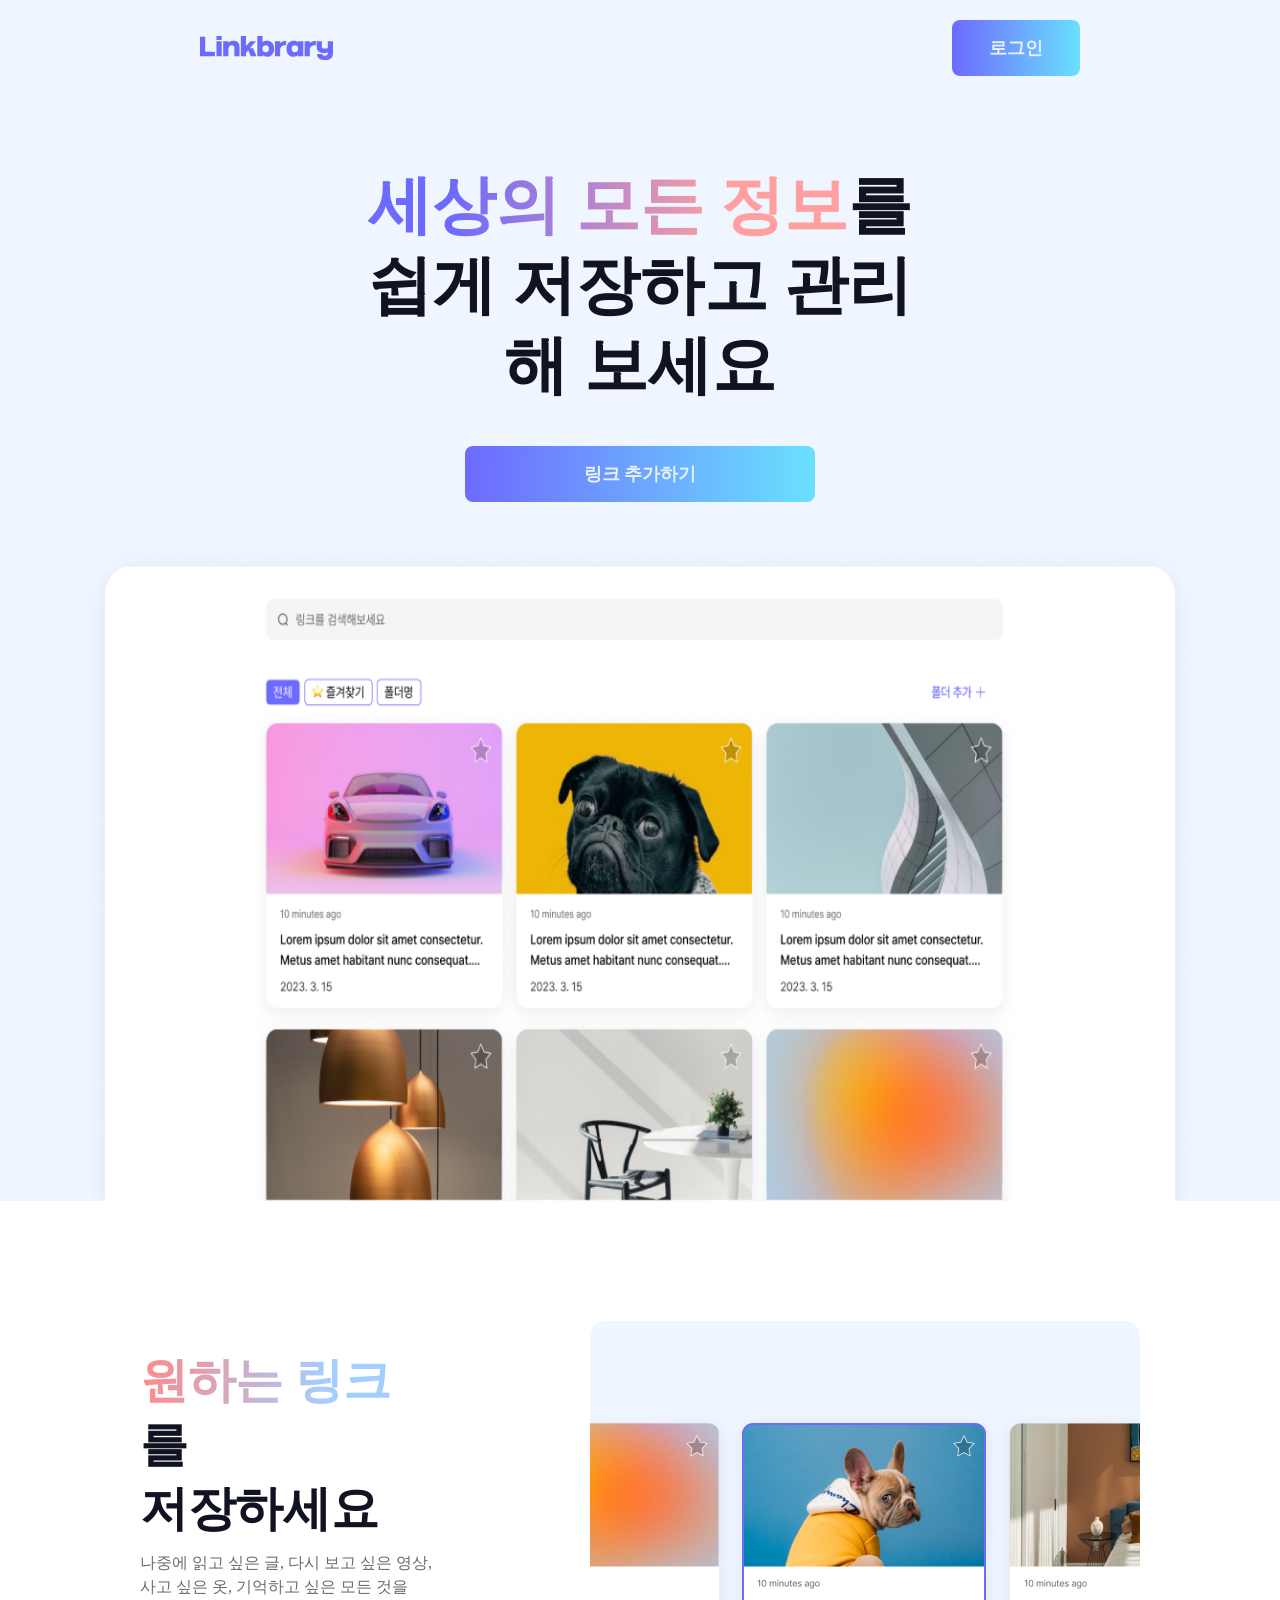
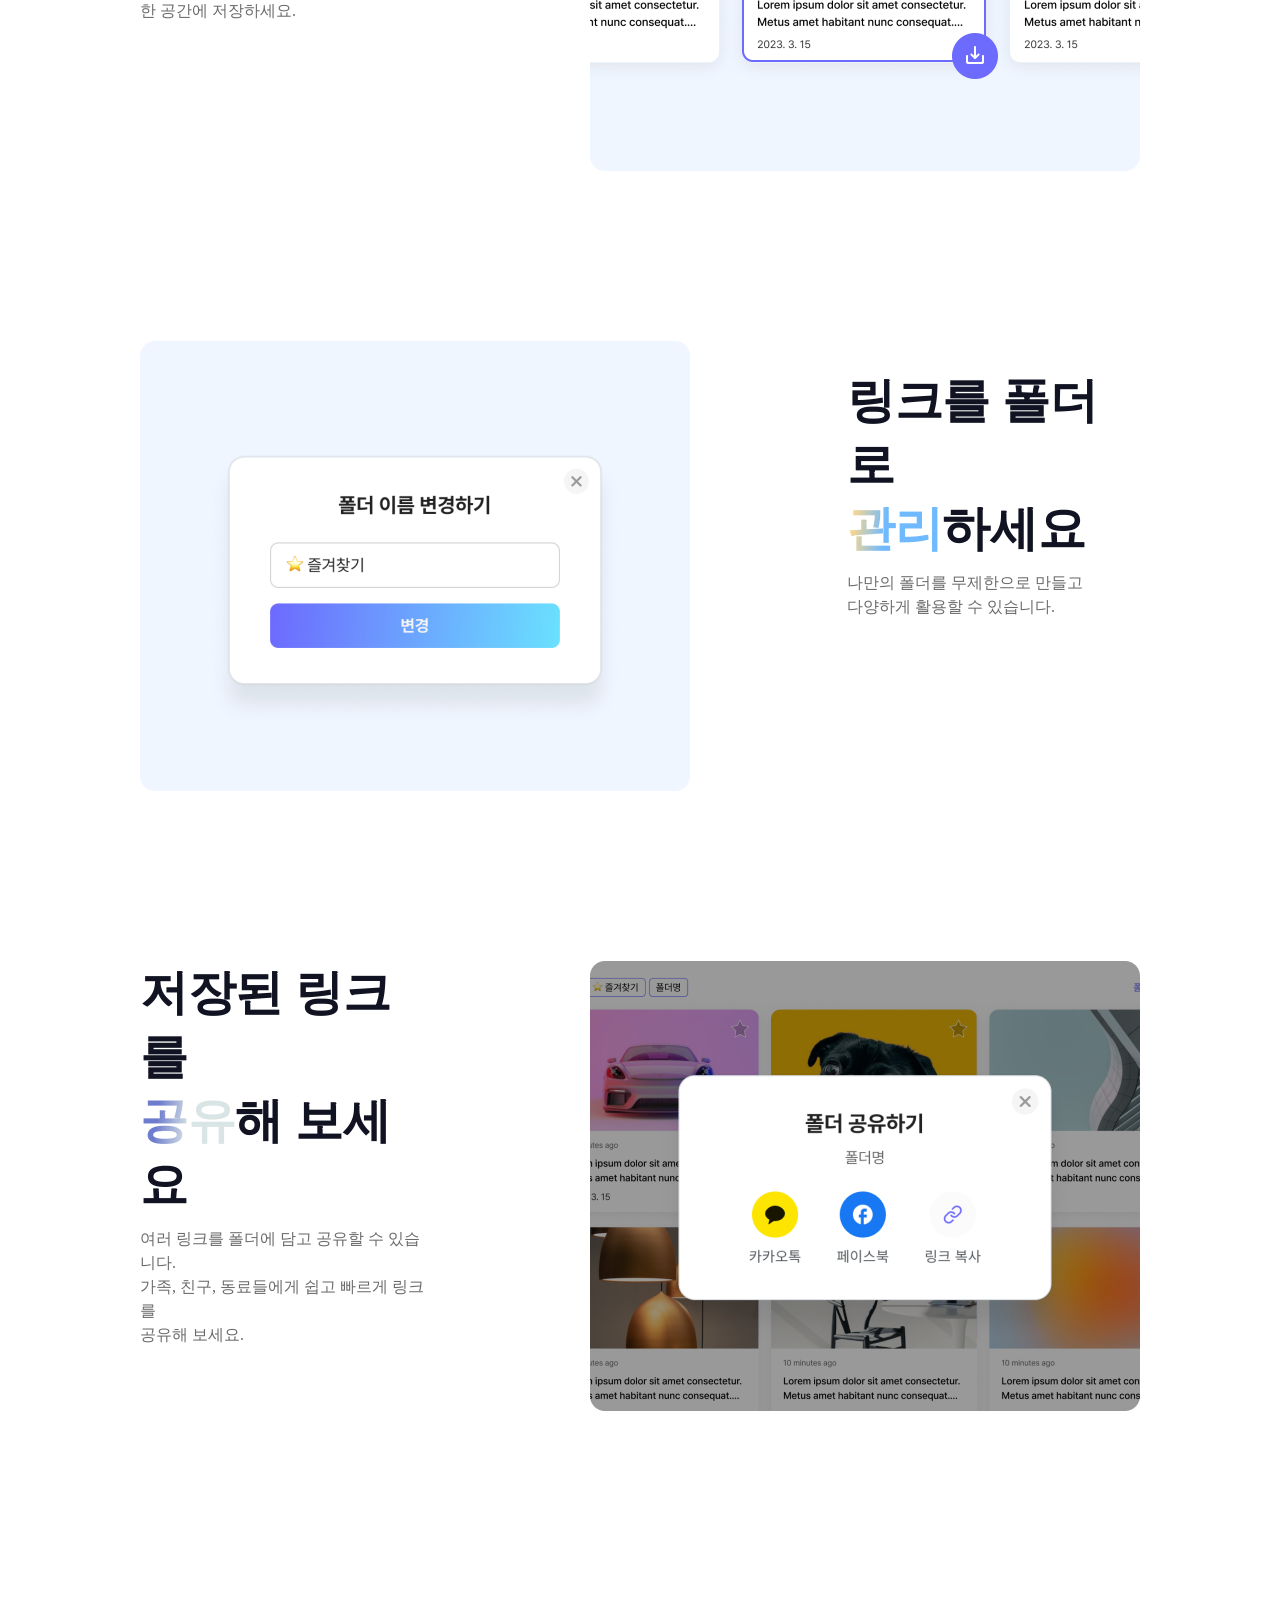
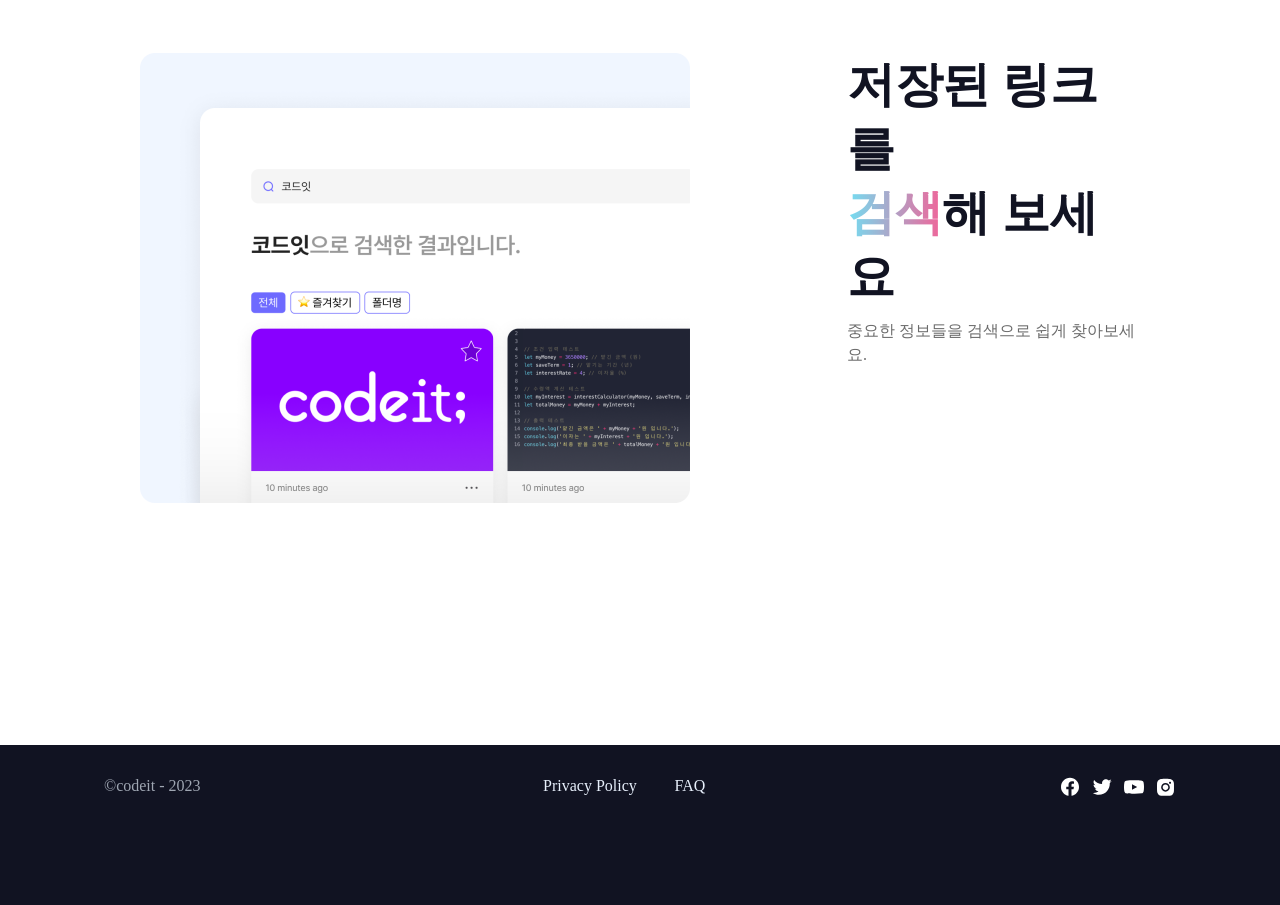
<file: index.html>
<!DOCTYPE html>
<html lang="en">
  <head>
    <meta charset="UTF-8" />
    <meta name="viewport" content="width=device-width, initial-scale=1.0" />
    <meta name="twitter:card" content="summary_large_image" />
    <meta name="twitter:image" content="./images/rayer.png" />
    <meta name="twitter:title" content="Linkbrary" />
    <meta name="twitter:description" content="세상의 모든 정보를 쉽게 저장하고 관리해 보세요" />
    <title>Linkbrary</title>
    <link rel="preconnect" href="https://fonts.googleapis.com" />
    <link rel="preconnect" href="https://fonts.gstatic.com" crossorigin />
    <link
      href="https://fonts.googleapis.com/css2?family=Noto+Sans+KR:wght@400;700&family=Poppins:wght@400;700&display=swap"
      rel="stylesheet"
    />
    <link rel="stylesheet" href="./src/landing.css" />
  </head>
  <body>
    <header>
      <div class="header-container">
        <a id="logo" href="index.html"><img src="./images/logo.svg" alt="linkbary-로고" /></a>
        <a href="./signin.html" class="login">로그인</a>
      </div>
    </header>
    <main>
      <section class="headline">
        <div class="headline-title">
          <span class="title-em">세상의 모든 정보</span>를<br />
          쉽게 저장하고 관리해 보세요
        </div>
        <a href="./signup.html" class="signup">링크 추가하기</a>
        <img src="images/rayer.png" alt="사진레이어" class="image-rayer" />
      </section>
      <section class="description">
        <div class="description-container">
          <div class="description-title">
            <span>
              <span class="title-em">원하는 링크</span>를<br />
              저장하세요<br />
            </span>
          </div>
          <span class="description-content">
            나중에 읽고 싶은 글, 다시 보고 싶은 영상,<br />
            사고 싶은 옷, 기억하고 싶은 모든 것을<br />
            한 공간에 저장하세요.
          </span>
          <img src="./images/image1.png" class="content-image" alt="링크의 내용이 담긴 카드들" />
        </div>
      </section>

      <section class="description reverse">
        <div class="description-container">
          <div class="description-title">
            <span>
              링크를 폴더로<br />
              <span class="title-em yellow">관리</span>하세요
            </span>
          </div>
          <span class="description-content">
            나만의 폴더를 무제한으로 만들고<br />
            다양하게 활용할 수 있습니다.
          </span>
          <img src="./images/image2.png" class="content-image" alt="폴더 이름 변경 기능" />
        </div>
      </section>

      <section class="description">
        <div class="description-container">
          <div class="description-title">
            <span>
              저장된 링크를<br />
              <span class="title-em blue">공유</span>해 보세요
            </span>
          </div>

          <span class="description-content">
            여러 링크를 폴더에 담고 공유할 수 있습니다.<br />
            가족, 친구, 동료들에게 쉽고 빠르게 링크를<br />
            공유해 보세요.
          </span>
          <img src="./images/image3.png" class="content-image" alt="폴더 공유 기능" />
        </div>
      </section>

      <section class="description reverse">
        <div class="description-container">
          <div class="description-title">
            <span>
              저장된 링크를<br />
              <span class="title-em rightblue">검색</span>해 보세요
            </span>
          </div>
          <span class="description-content"> 중요한 정보들을 검색으로 쉽게 찾아보세요. </span>
          <img src="./images/image4.png" class="content-image" alt="링크 검색 기능" />
        </div>
      </section>
    </main>
    <footer>
      <div class="footer-container">
        <div class="copyright">©codeit - 2023</div>
        <div class="sub-pages">
          <span class="sub-page"><a href="./privacy.html">Privacy Policy</a></span>
          <span class="sub-page"><a href="./faq.html">FAQ</a></span>
        </div>
        <div class="sns">
          <a href="https://www.naver.com" target="_blank">
            <img alt="facefook" src="./images/facebook.svg" />
          </a>
          <a href="https://www.naver.com" target="_blank">
            <img alt="twitter" src="./images/twitter.svg" />
          </a>
          <a href="https://www.naver.com" target="_blank">
            <img alt="youtube" src="./images/youtube.svg" />
          </a>
          <a href="https://www.naver.com" target="_blank">
            <img alt="instagram" src="./images/instagram.svg" />
          </a>
        </div>
      </div>
    </footer>
  </body>
</html>
</file>
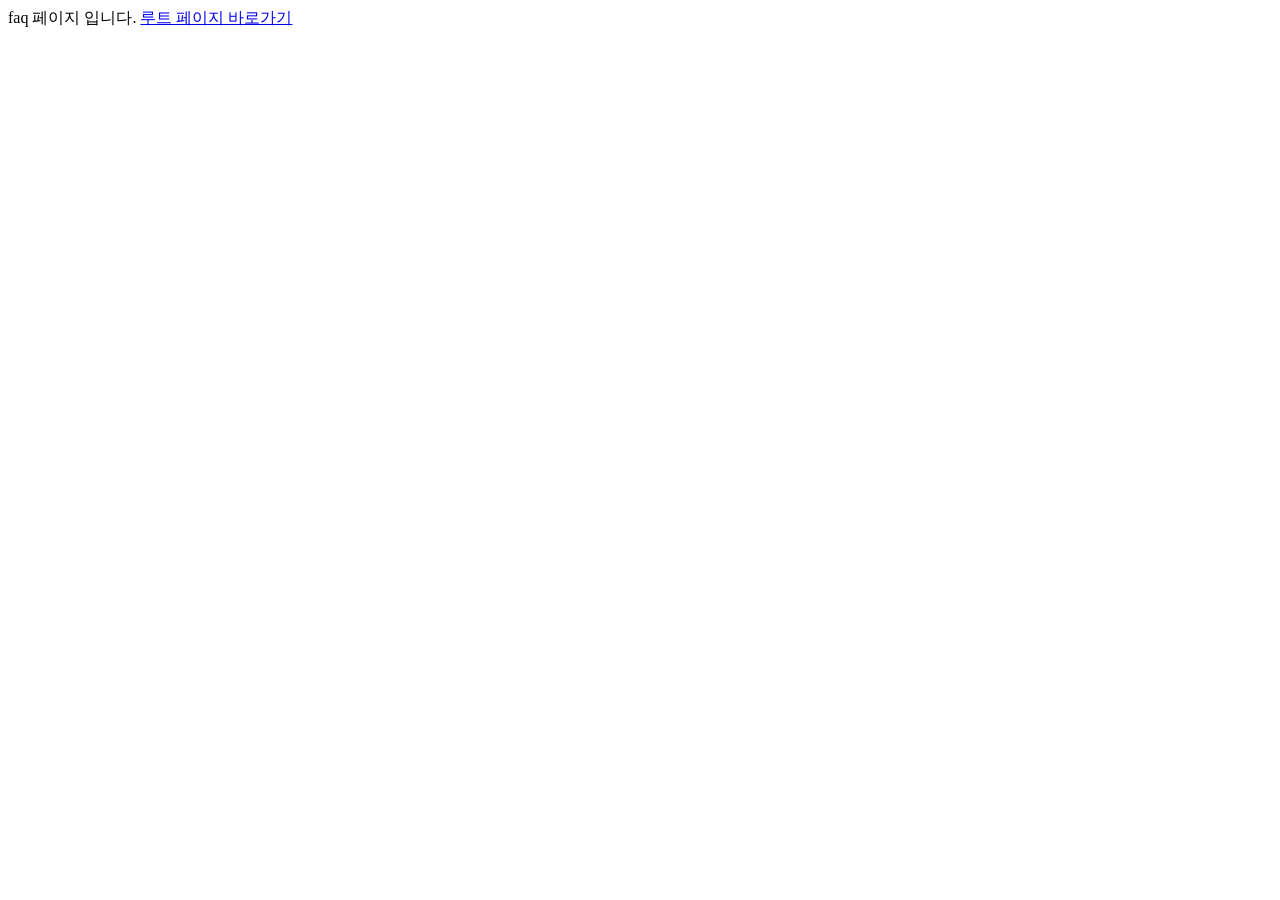
<file: faq.html>
<!DOCTYPE html>
<html lang="en">
  <head>
    <meta charset="UTF-8" />
    <meta name="viewport" content="width=device-width, initial-scale=1.0" />
    <title>Linkbrary</title>
    <link rel="preconnect" href="https://fonts.googleapis.com" />
    <link rel="preconnect" href="https://fonts.gstatic.com" crossorigin />
    <link
      href="https://fonts.googleapis.com/css2?family=Noto+Sans+KR:wght@400;700&family=Poppins:wght@400;700&display=swap"
      rel="stylesheet"
    />
  </head>
  <body>
    faq 페이지 입니다.
    <a href="index.html">루트 페이지 바로가기</a>
  </body>
</html>
</file>
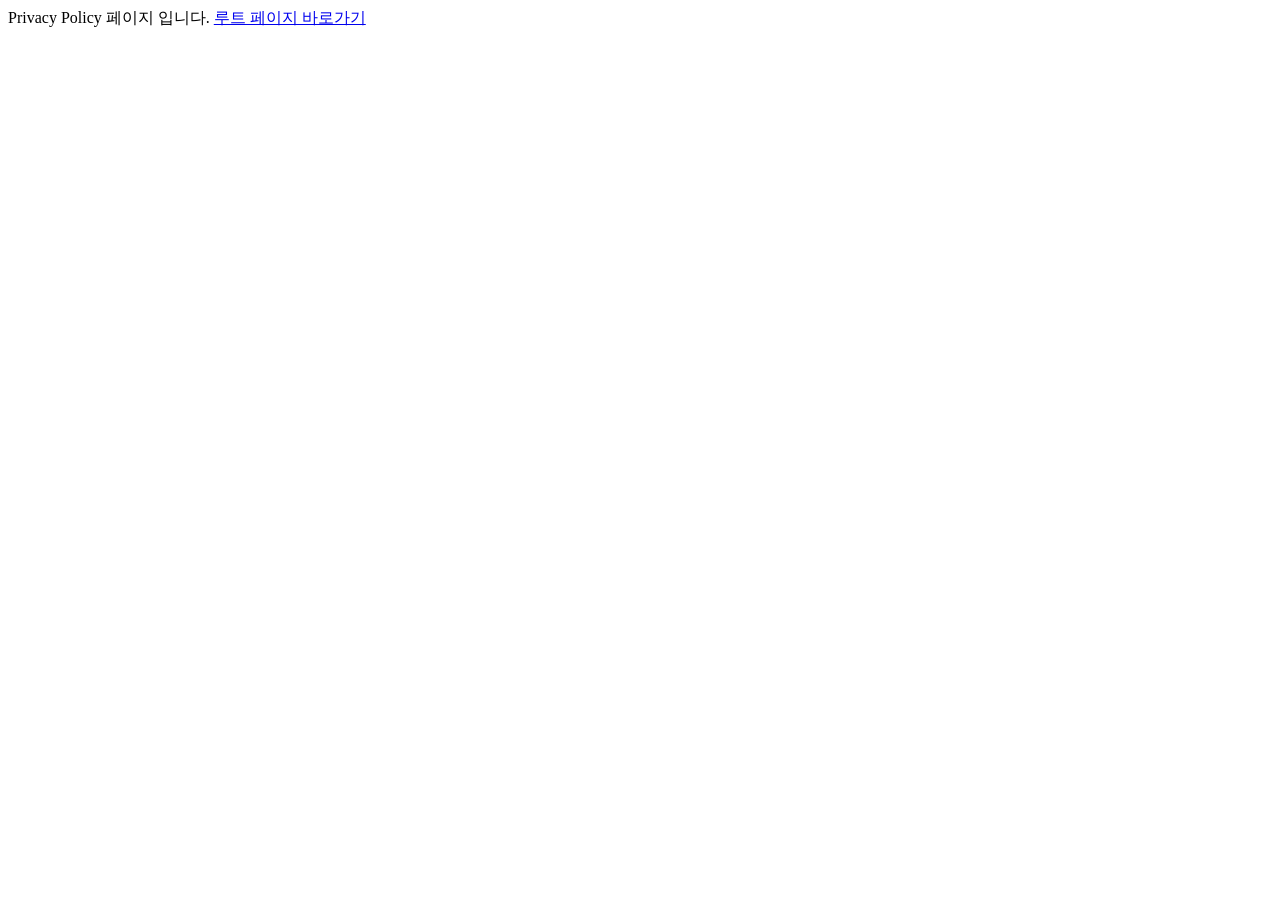
<file: privacy.html>
<!DOCTYPE html>
<html lang="en">
  <head>
    <meta charset="UTF-8" />
    <meta name="viewport" content="width=device-width, initial-scale=1.0" />
    <title>Linkbrary</title>
    <link rel="preconnect" href="https://fonts.googleapis.com" />
    <link rel="preconnect" href="https://fonts.gstatic.com" crossorigin />
    <link
      href="https://fonts.googleapis.com/css2?family=Noto+Sans+KR:wght@400;700&family=Poppins:wght@400;700&display=swap"
      rel="stylesheet"
    />
  </head>
  <body>
    Privacy Policy 페이지 입니다.
    <a href="index.html">루트 페이지 바로가기</a>
  </body>
</html>
</file>
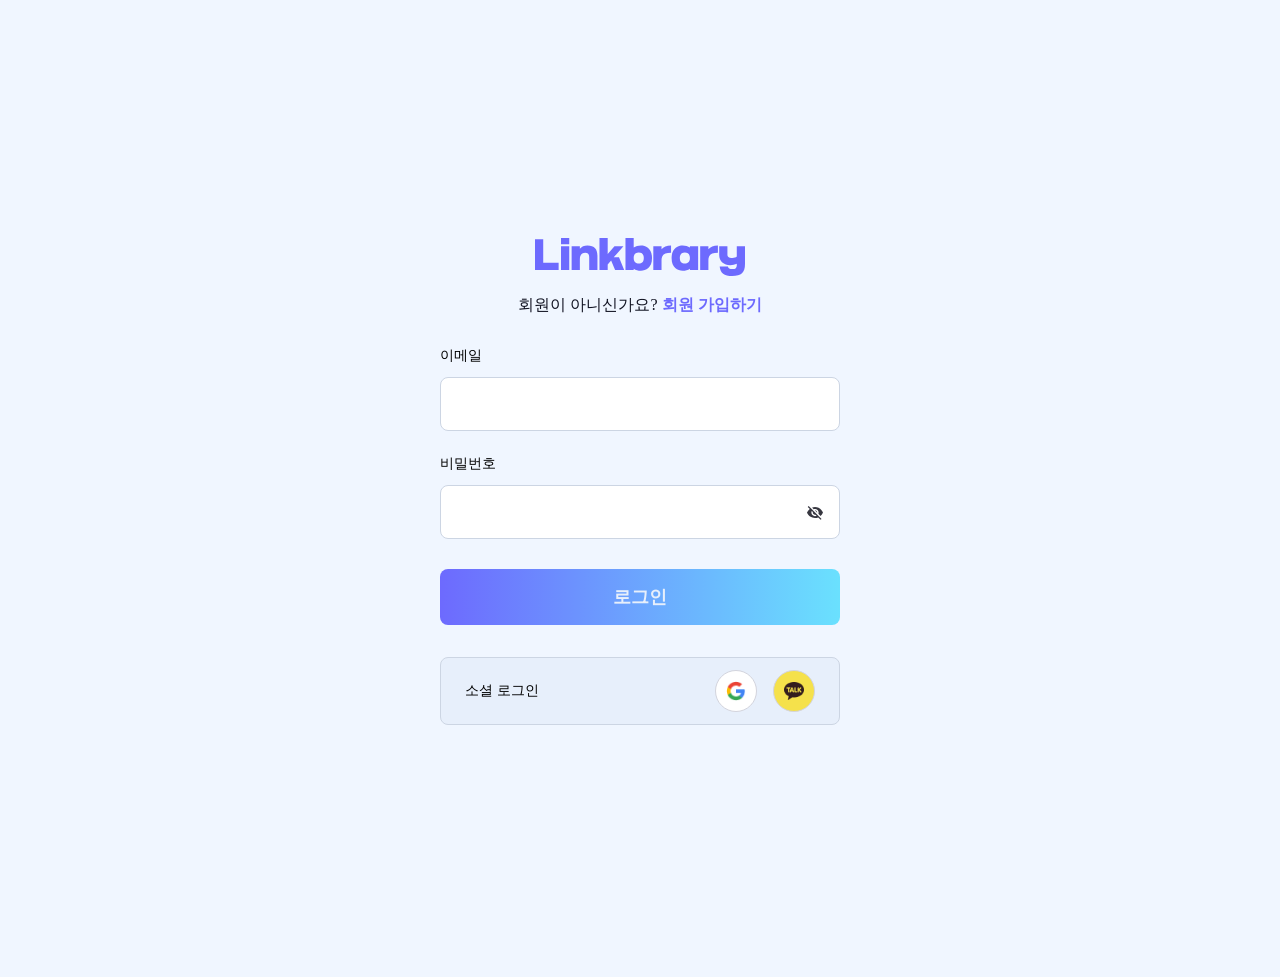
<file: signin.html>
<!DOCTYPE html>
<html lang="en">
  <head>
    <meta charset="UTF-8" />
    <meta name="viewport" content="width=device-width, initial-scale=1.0" />
    <title>Linkbrary</title>
    <link rel="preconnect" href="https://fonts.googleapis.com" />
    <link rel="preconnect" href="https://fonts.gstatic.com" crossorigin />
    <link
      href="https://fonts.googleapis.com/css2?family=Noto+Sans+KR:wght@400;700&family=Poppins:wght@400;700&display=swap"
      rel="stylesheet"
    />
    <link rel="stylesheet" href="./src/sign.css" />
  </head>
  <body>
    <div class="login-container">
      <header>
        <a id="logo" href="index.html">
          <img src="./images/logo.svg" alt="linkbary-로고" />
        </a>
        <div class="header-bottom">
          <span>회원이 아니신가요?</span>
          <a href="./signup.html" class="link-page">회원 가입하기</a>
        </div>
      </header>
      <main>
        <form class="sign-form">
          <div class="sign-input-box">
            <label class="sign-input-label" for="email">이메일</label>
            <input class="sign-input" type="email" name="email" id="email" />
          </div>
          <div class="sign-input-box sign-password">
            <label class="sign-input-label" for="password">비밀번호</label>
            <input class="sign-input" type="password" name="password" id="password" autocomplete="off" />
            <img id="password-toggle" class="eye-button" src="./images/eye-off.svg" alt="비밀번호숨기기" />
          </div>
          <button type="submit" class="sumbit-button">로그인</button>
        </form>
        <div class="social-login">
          <div class="social-login-text">소셜 로그인</div>
          <div class="social-login-icon">
            <a href="https://www.google.com">
              <div class="circle google">
                <img src="./images/google.png" alt="구글로그인" />
              </div>
            </a>
            <a href="https://www.kakaocorp.com/page/">
              <div class="circle kakao">
                <img src="./images/kakao.png" alt="카카오로그인" />
              </div>
            </a>
          </div>
        </div>
      </main>
    </div>
    <script type="module" src="signin.js"></script>
  </body>
</html>
</file>
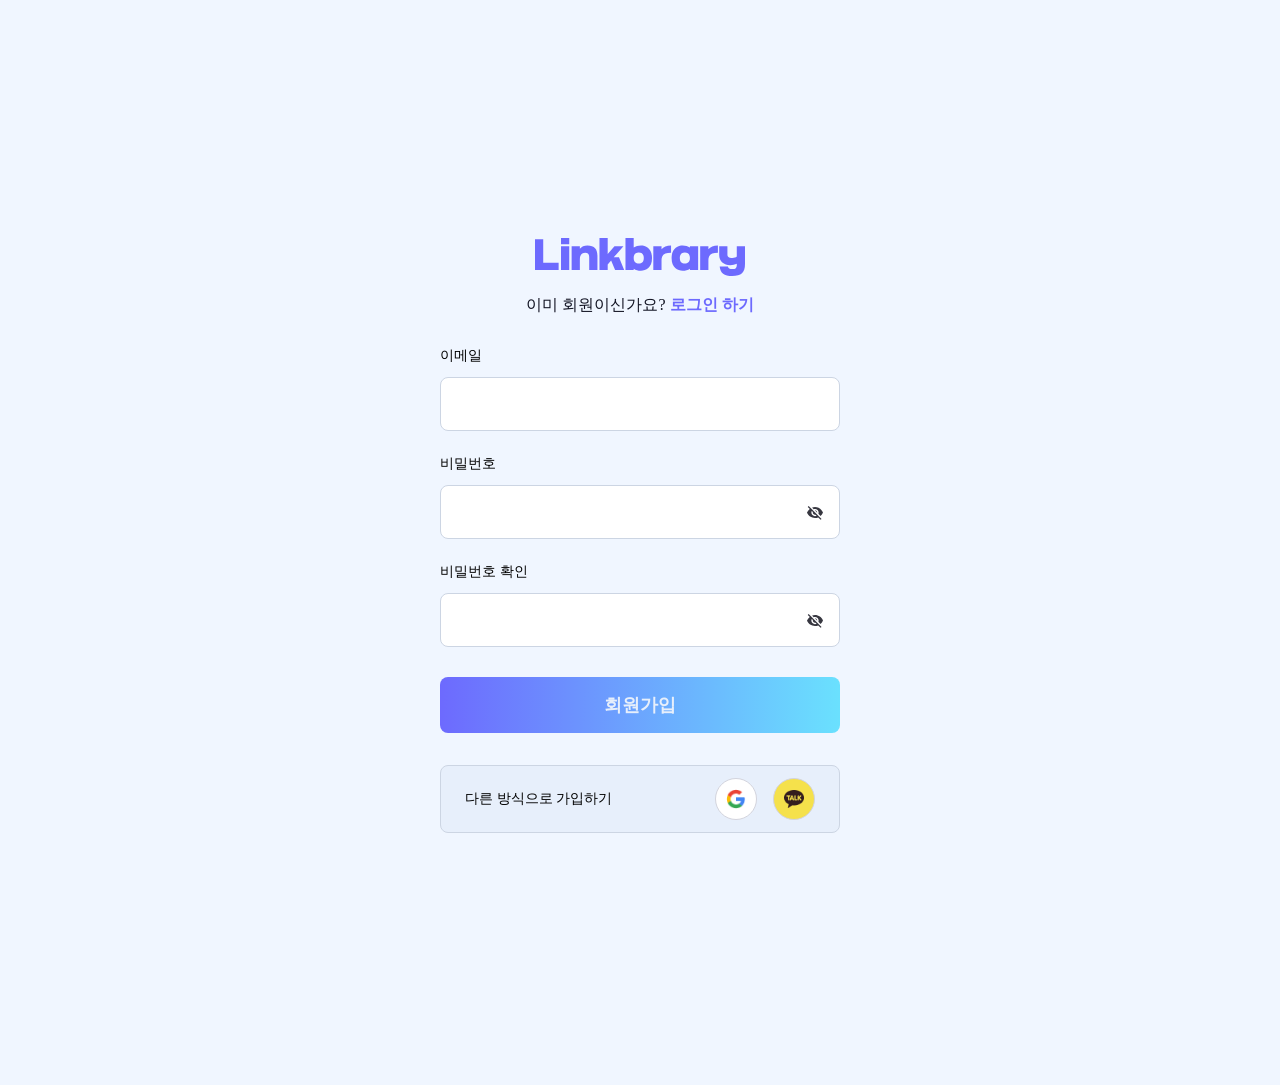
<file: signup.html>
<!DOCTYPE html>
<html lang="en">
  <head>
    <meta charset="UTF-8" />
    <meta name="viewport" content="width=device-width, initial-scale=1.0" />
    <title>Linkbrary</title>
    <link rel="preconnect" href="https://fonts.googleapis.com" />
    <link rel="preconnect" href="https://fonts.gstatic.com" crossorigin />
    <link
      href="https://fonts.googleapis.com/css2?family=Noto+Sans+KR:wght@400;700&family=Poppins:wght@400;700&display=swap"
      rel="stylesheet"
    />
    <link rel="stylesheet" href="./src/sign.css" />
  </head>
  <body>
    <div class="login-container">
      <header>
        <a id="logo" href="index.html">
          <img src="./images/logo.svg" alt="linkbary-로고" />
        </a>
        <div class="header-bottom">
          <span>이미 회원이신가요?</span>
          <a href="./signin.html" class="link-page">로그인 하기</a>
        </div>
      </header>
      <main>
        <form class="sign-form">
          <div class="sign-input-box">
            <label class="sign-input-label" for="email">이메일</label>
            <input class="sign-input" type="email" name="email" id="email" />
          </div>
          <div class="sign-input-box sign-password">
            <label class="sign-input-label" for="password">비밀번호</label>
            <input class="sign-input" type="password" name="password" id="password" autocomplete="off" />
            <img id="password-toggle" class="eye-button" src="./images/eye-off.svg" alt="비밀번호숨기기" />
          </div>
          <div class="sign-input-box sign-password">
            <label class="sign-input-label" for="confirm-password">비밀번호 확인</label>
            <input
              class="sign-input"
              type="password"
              name="confirm-password"
              id="confirm-password"
              autocomplete="off"
            />
            <img id="confirm-password-toggle" class="eye-button" src="./images/eye-off.svg" alt="비밀번호숨기기" />
          </div>
          <button type="submit" class="sumbit-button">회원가입</button>
        </form>
        <div class="social-login">
          <div class="social-login-text">다른 방식으로 가입하기</div>
          <div class="social-login-icon">
            <a href="https://www.google.com">
              <div class="circle google">
                <img src="./images/google.png" alt="구글로그인" />
              </div>
            </a>
            <a href="https://www.kakaocorp.com/page/">
              <div class="circle kakao">
                <img src="./images/kakao.png" alt="카카오로그인" />
              </div>
            </a>
          </div>
        </div>
      </main>
    </div>
    <script type="module" src="signup.js"></script>
  </body>
</html>
</file>
<file: src/landing.css>
@import "./global.css";

html {
  font-weight: 600;
  color: var(--black);
}

body {
  margin: 0;
  display: flex;
  flex-direction: column;
  align-items: flex-start;
}

header {
  position: sticky;
  z-index: 1;
  top: 0;
  display: flex;
  padding: 2rem 20rem;
  flex-direction: column;
  align-items: center;
  gap: 0.8rem;
  align-self: stretch;
  background: var(--background);
}

a {
  cursor: pointer;
  text-decoration: none;
  color: var(--gray-10);
}

.header-container {
  display: flex;
  justify-content: space-between;
  align-items: center;
  align-self: stretch;
}

#logo {
  width: 13.3rem;
  height: 2.4rem;
}

.login,
.signup {
  display: flex;
  background: linear-gradient(91deg, #6d6afe 0.12%, #6ae3fe 101.84%);
  color: var(--gray-10);
  gap: 1rem;
  border-radius: 0.8rem;
  justify-content: center;
  align-items: center;
  padding: 1.6rem 2rem;
  font-size: 1.8rem;
}

.login {
  width: 12.8rem;
}

main {
  width: 100%;
  z-index: 0;
}

.headline {
  display: flex;
  padding: 7rem 36rem 0rem 36rem;
  flex-direction: column;
  justify-content: flex-end;
  align-items: center;
  gap: 4rem;
  background: var(--background);
}

.headline-title {
  text-align: center;
  font-size: 6.4rem;
  font-weight: 700;
  line-height: 8rem; /* 125% */
}

.headline-title .title-em {
  background: linear-gradient(91deg, #6d6afe 17.28%, #ff9f9f 74.98%);
  background-clip: text;
  -webkit-background-clip: text;
  -webkit-text-fill-color: transparent;
}

.signup {
  width: 35rem;
}

.image-rayer {
  width: 111.8rem;
  height: 65.9rem;
  flex-shrink: 0;
  border-radius: 2.5rem;
  background: linear-gradient(180deg, rgba(196, 196, 196, 0) 67.68%, #f0f6ff 94.76%);
}

.description {
  display: flex;
  align-items: center;
  justify-content: center;
  padding: 12rem 46.1rem 5rem 46.1rem;
}

.description-container {
  display: grid;
  grid-template: repeat(2, 1fr) / min(29.3rem) min(55rem);
  column-gap: 15.7rem;
}

.description-title {
  display: flex;
  align-items: flex-end;
  margin-bottom: 0.5rem;
  font-size: 4.8rem;
  font-weight: 700;
  letter-spacing: -0.03rem;
}

.description-title .title-em {
  background: linear-gradient(96deg, #fe8a8a 1.72%, #a4ceff 74.97%);
  background-clip: text;
  -webkit-background-clip: text;
  -webkit-text-fill-color: transparent;
}

.description-content {
  margin-top: 0.5rem;
  grid-row: 2 / 3;
  color: var(--gray-80);
  font-weight: 500;
  font-size: 1.6rem;
  line-height: 150%; /* 24px */
}

.content-image {
  grid-column: 2 / 3;
  grid-row: 1 / 3;
  width: 55rem;
  height: 45rem;
}

.description.reverse .description-container {
  grid-template: repeat(2, 1fr) / min(55rem) min(29.3rem);
}

.description.reverse .description-title {
  grid-column: 2 / 3;
  grid-row: 1 / 2;
}

.description.reverse .description-content {
  grid-column: 2 / 3;
  grid-row: 2 / 3;
}

.description.reverse .content-image {
  grid-column: 1 / 2;
  grid-row: 1 / 3;
}

.description-title .title-em.yellow {
  background: linear-gradient(277deg, #6fbaff 59.22%, #ffd88b 93.66%);
  background-clip: text;
  -webkit-background-clip: text;
  -webkit-text-fill-color: transparent;
  letter-spacing: -0.03rem;
}

.description-title .title-em.blue {
  background: linear-gradient(99deg, #6d7ccd 19.76%, rgba(82, 136, 133, 0.22) 52.69%);
  background-clip: text;
  -webkit-background-clip: text;
  -webkit-text-fill-color: transparent;
}

.title-em.rightblue {
  background: linear-gradient(271deg, #fe578f -9.84%, #68e8f9 107.18%);
  background-clip: text;
  -webkit-background-clip: text;
  -webkit-text-fill-color: transparent;
}

footer {
  z-index: 0;
  display: flex;
  height: 28rem;
  padding-top: 12rem;
  flex-direction: column;
  align-items: center;
  align-self: stretch;
}

.footer-container {
  display: grid;
  grid-template-columns: repeat(3, 1fr);
  width: 100%;
  height: 16rem;
  padding: 3.2rem 10.4rem 6.4rem 10.4rem;
  background: var(--black);
}

.copyright,
.sub-pages {
  font-size: 1.6rem;
  font-weight: 400;
}

.copyright {
  color: var(--gray-60);
}

.sub-pages {
  display: grid;
  grid-template-columns: repeat(2, 10rem);
  color: var(--white);
  place-content: start center;
  text-align: center;
}

.sns {
  display: grid;
  grid-template-columns: repeat(4, 2rem);
  place-content: start end;
  gap: 1.2rem;
}

/* 태블릿 */
@media (max-width: 1199px) {
  header {
    display: grid;
    grid-template-columns: minmax(3.2rem, auto) minmax(auto, 78.5rem) minmax(3.2rem, auto);
    padding: 2rem 0;
  }

  .header-container {
    grid-column: 2 / span 1;
  }

  .headline {
    padding: 3.9rem 13rem 0 13rem;
  }

  .description-container {
    grid-template: repeat(2, 1fr) / min(28rem) min(38.5rem);
    column-gap: 5.1rem;
  }

  .description.reverse .description-container {
    grid-template: repeat(2, 1fr) / min(38.5rem) min(28rem);
  }

  .image-rayer {
    width: 65rem;
    height: 38rem;
  }

  .content-image {
    width: 38.5rem;
    height: 31.5rem;
  }

  .description {
    padding: 8rem 25rem 5rem 25rem;
  }
}

/* 모바일 */
@media (max-width: 767px) {
  #logo img {
    width: 8.8rem;
    height: 1.6rem;
  }

  .login,
  .signup {
    font-size: 1.4rem;
    padding: 1rem 1.6rem;
  }

  .login {
    width: 8rem;
  }

  .headline {
    padding: 2.8rem 3.2rem 0 3.2rem;
    gap: 2.4rem;
  }

  .headline-title {
    font-size: 3.2rem;
    line-height: 42px;
  }

  .signup {
    width: 20rem;
  }

  .image-rayer,
  .content-image {
    width: 100%;
    height: 100%;
    background-size: cover;
  }

  .description {
    padding: 4rem 3.2rem 3.6rem 3.2rem;
  }

  .description-container,
  .description.reverse .description-container {
    grid-template-rows: 6rem 1fr 6rem;
    grid-template-columns: 1fr;
    row-gap: 2rem;
  }

  .description-title,
  .description.reverse .description-title {
    font-size: 2.4rem;
    grid-column: 1 / 2;
    grid-row: 1 / 2;
  }

  .description-content,
  .description.reverse .description-content {
    grid-column: 1 / 2;
    grid-row: 3 / 4;
  }

  .content-image,
  .description.reverse .content-image {
    grid-column: 1 / 2;
    grid-row: 2 / 3;
  }

  footer {
    padding-top: 4rem;
    height: 0;
  }

  .footer-container {
    padding: 3.2rem;
    grid-template-rows: repeat(2, 1fr);
    row-gap: 6rem;
  }

  .copyright {
    grid-area: 2 / span 1;
  }

  .sub-pages {
    place-content: start;
  }

  .sns {
    grid-column: 3;
  }
}
</file>
<file: src/sign.css>
@import "./global.css";

body {
  padding: 23.8rem 0rem 25.2rem 0rem;
  background: var(--background);
}

button {
  border: 0;
}

.login-container {
  max-width: 40rem;
  margin: 0 auto;
}

header {
  display: flex;
  flex-direction: column;
  align-items: center;
  margin-bottom: 3rem;
  gap: 1.6rem;
}

header #logo img {
  width: 21rem;
  height: 3.8rem;
}

.header-bottom {
  color: var(--black);
  font-size: 1.6rem;
  line-height: 2.4rem;
}

.link-page {
  color: var(--primary);
  font-weight: 600;
}

.sign-input-box {
  margin-bottom: 2.4rem;
}

.sign-input-label {
  font-size: 1.4rem;
  margin-bottom: 1.2rem;
}

.sign-input {
  display: flex;
  width: 40rem;
  padding: 1.8rem 1.5rem;
  justify-content: center;
  align-items: center;
  border-radius: 0.8rem;
  border: 0.1rem solid var(--gray-20);
  margin-bottom: 0.6rem;
  margin-top: 1.2rem;
}

.sign-input:focus {
  border: 0.1rem solid var(--primary);
}

.sign-password {
  position: relative;
}
.sign-input.error-box {
  border: 1px solid var(--red);
}

.error-message {
  display: inline-block;
  color: var(--red);
  font-size: 1.4rem;
}

.eye-button {
  position: absolute;
  top: 5rem;
  right: 1.7rem;
  width: 1.6rem;
  height: 1.6rem;
  cursor: pointer;
}

.sumbit-button {
  display: flex;
  max-width: 40rem;
  width: 100%;
  padding: 1.6rem 2rem;
  justify-content: center;
  align-items: center;
  gap: 1rem;
  border-radius: 0.8rem;
  background: linear-gradient(91deg, #6d6afe 0.12%, #6ae3fe 101.84%);
  color: var(--gray-10);
  font-size: 1.8rem;
  font-weight: 600;
  margin-top: 3rem;
  cursor: pointer;
}

.social-login {
  display: flex;
  max-width: 40rem;
  padding: 1.2rem 2.4rem;
  justify-content: space-between;
  align-items: center;
  border-radius: 0.8rem;
  border: 0.1rem solid var(--gray-20, #ccd5e3);
  background: var(--gray-10, #e7effb);
  margin-top: 3.2rem;
}

.social-login-text {
  font-size: 1.4rem;
}

.social-login-icon {
  display: flex;
  gap: 1.6rem;
}

.social-login .circle {
  display: flex;
  justify-content: center;
  align-items: center;
  width: 4.2rem;
  height: 4.2rem;
  border: 0.1rem solid #d3d4dd;
  border-radius: 99rem;
}

.circle img {
  width: 100%;
  padding: 1rem;
}

.circle.google {
  background-color: var(--white);
}

.circle.kakao {
  background-color: #f5e14b;
}

/* 태블릿 */
@media (max-width: 1199px) {
}

/* 모바일 */
@media (max-width: 767px) {
  body {
    padding: 12rem 3.2rem 23.2rem 3.2rem;
  }

  .sign-input,
  .sumbit-button,
  .social-login {
    width: 100%;
  }
}
</file>
